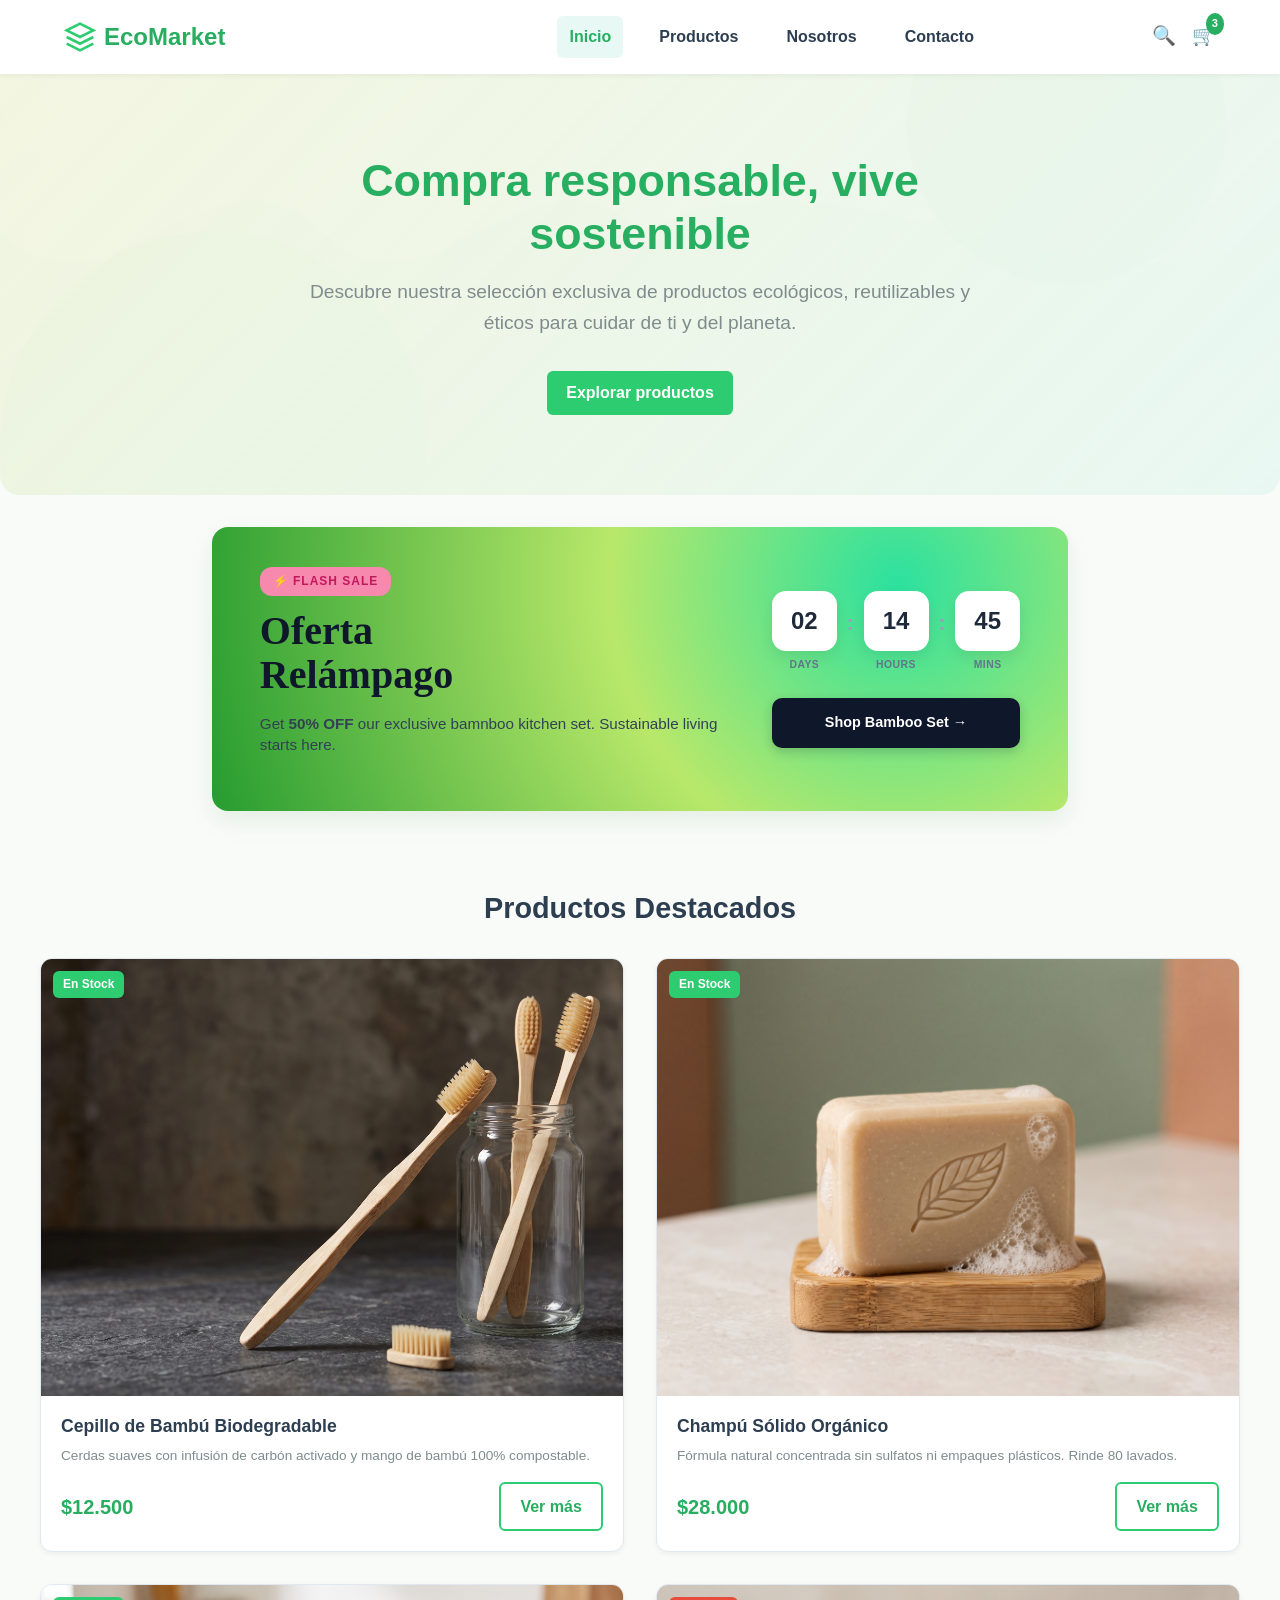
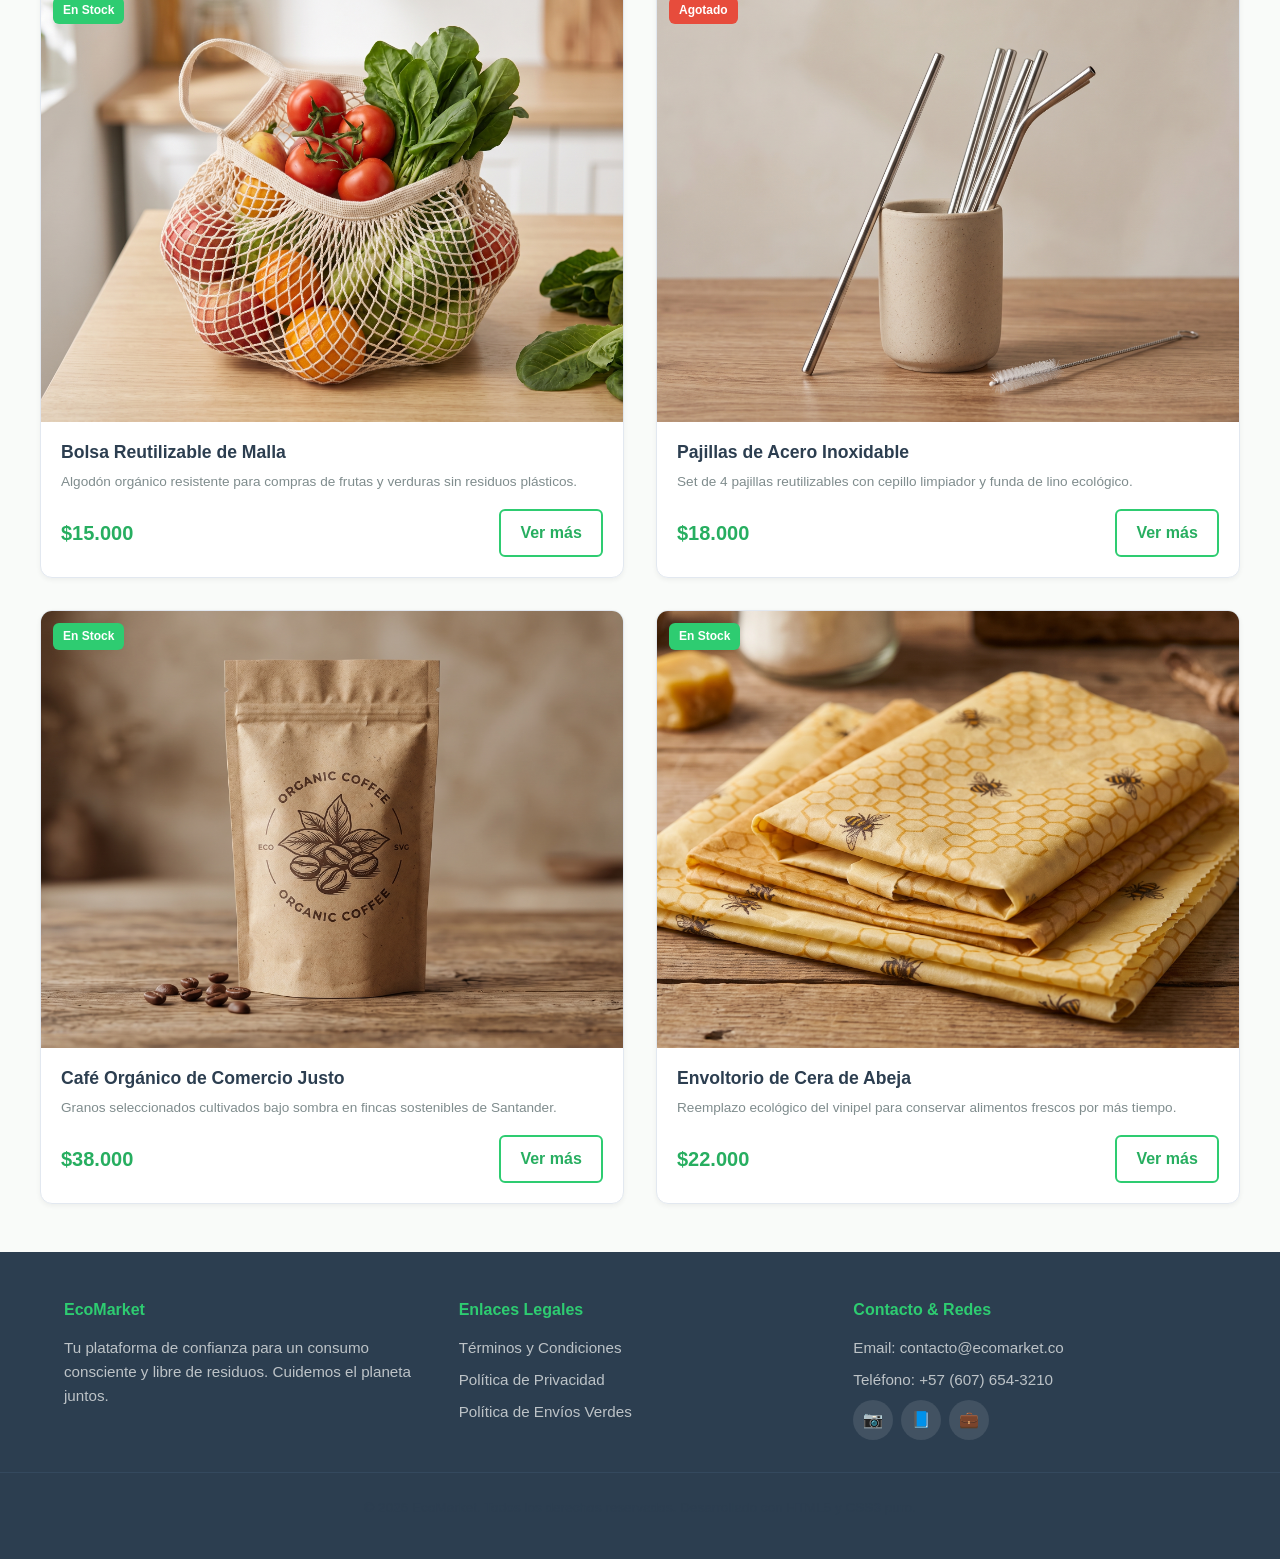
<file: index.html>
<!DOCTYPE html>
<html lang="es">
<head>
  <meta charset="UTF-8">
  <meta name="viewport" content="width=device-width, initial-scale=1.0">
  <title>EcoMarket - Tienda de Productos Ecológicos y Sostenibles</title>
  <!-- Estilos CSS Modulares -->
  <link rel="stylesheet" href="css/main.css">
  <link rel="stylesheet" href="css/layout.css">
  <link rel="stylesheet" href="css/components.css">
  <link rel="stylesheet" href="css/animations.css">
</head>
<body>

  <!-- Encabezado / Header -->
  <header class="site-header">
    <div class="header-container container">
      <a href="index.html" class="logo">
        <svg class="logo-icon" viewBox="0 0 24 24" fill="none" stroke="#2ecc71" stroke-width="2">
          <path d="M12 2L2 7l10 5 10-5-10-5zM2 17l10 5 10-5M2 12l10 5 10-5"/>
        </svg>
        <span>EcoMarket</span>
      </a>

      <div>

      </div>

      <!-- Menú Responsivo sin JS (Checkbox Hack) -->
      <input type="checkbox" id="menu-toggle" class="menu-toggle">
      <label for="menu-toggle" class="hamburger">&#9776;</label>

      <nav class="nav-menu">
        <a href="index.html" class="nav-link active">Inicio</a>
        <a href="views/productos.html" class="nav-link">Productos</a>
        <a href="views/sobre-nosotros.html" class="nav-link">Nosotros</a>
        <a href="views/contacto.html" class="nav-link">Contacto</a>
      </nav>

      <div class="header-actions">
        <a href="views/productos.html" class="action-btn" title="Buscar">🔍</a>
        <a href="views/productos.html" class="action-btn" title="Carrito">
          🛒 <span class="badge-count">3</span>
        </a>
      </div>
    </div>
  </header>


<!-- Banner Principal / Hero -->
  <section class="hero">
    <div class="hero-content animate-fade-in">
      <h1 class="hero-title">Compra responsable, vive sostenible</h1>
      <p class="hero-subtitle">Descubre nuestra selección exclusiva de productos ecológicos, reutilizables y éticos para cuidar de ti y del planeta.</p>
      <a href="views/productos.html" class="btn btn-primary">Explorar productos</a>
    </div>
  </section>



<section class="flash-sale-banner">
  <div class="flash-sale-info">
    <span class="flash-sale-badge">⚡ FLASH SALE</span>
    <h2 class="flash-sale-title">Oferta<br>Relámpago</h2>
    <p class="flash-sale-description">
      Get <strong>50% OFF</strong> our exclusive bamnboo kitchen set. Sustainable living starts here.
    </p>
  </div>

  
  <div class="flash-sale-action">
 
    <div class="timer-container">
      <div class="timer-block">
        <div class="timer-box">02</div>
        <span class="timer-label">DAYS</span>
      </div>

      <span class="timer-separator">:</span>

      <div class="timer-block">
        <div class="timer-box">14</div>
        <span class="timer-label">HOURS</span>
      </div>

      <span class="timer-separator">:</span>

      <div class="timer-block">
        <div class="timer-box">45</div>
        <span class="timer-label">MINS</span>
      </div>
    </div>

   
    <a href="#productos" class="flash-sale-btn">
      Shop Bamboo Set &rarr;
    </a>
  </div>
</section>


  <!-- Productos Destacados -->
  <main class="container section">
    <h2 style="text-align: center; margin-bottom: 2rem;">Productos Destacados</h2>
    
    <div class="products-grid grid-1">
      <!-- Tarjeta 1 -->
      <article class="product-card">
        <span class="badge-tag badge-stock">En Stock</span>
        <div class="product-img-wrap">
          <img src="img/products/p1.jpeg" center; alt="Cepillo de Bambú">
        </div>
        <div class="product-info">
          <h3 class="product-title">Cepillo de Bambú Biodegradable</h3>
          <p class="product-desc">Cerdas suaves con infusión de carbón activado y mango de bambú 100% compostable.</p>
          <div class="product-footer">
            <span class="product-price">$12.500</span>
            <a href="views/productos.html" class="btn btn-outline">Ver más</a>
          </div>
        </div>
      </article>

      <!-- Tarjeta 2 -->
      <article class="product-card">
        <span class="badge-tag badge-stock">En Stock</span>
        <div class="product-img-wrap">
          <img src="img/products/p3.jpeg" alt="Champú Sólido">
        </div>
        <div class="product-info">
          <h3 class="product-title">Champú Sólido Orgánico</h3>
          <p class="product-desc">Fórmula natural concentrada sin sulfatos ni empaques plásticos. Rinde 80 lavados.</p>
          <div class="product-footer">
            <span class="product-price">$28.000</span>
            <a href="views/productos.html" class="btn btn-outline">Ver más</a>
          </div>
        </div>
      </article>

      <!-- Tarjeta 3 -->
      <article class="product-card">
        <span class="badge-tag badge-stock">En Stock</span>
        <div class="product-img-wrap">
          <img src="img/products/p2.jpeg" alt="Bolsa de Malla">
        </div>
        <div class="product-info">
          <h3 class="product-title">Bolsa Reutilizable de Malla</h3>
          <p class="product-desc">Algodón orgánico resistente para compras de frutas y verduras sin residuos plásticos.</p>
          <div class="product-footer">
            <span class="product-price">$15.000</span>
            <a href="views/productos.html" class="btn btn-outline">Ver más</a>
          </div>
        </div>
      </article>

      <!-- Tarjeta 4 -->
      <article class="product-card">
        <span class="badge-tag badge-out">Agotado</span>
        <div class="product-img-wrap">
          <img src="img/products/p6.jpeg" alt="Pajillas de Acero">
        </div>
        <div class="product-info">
          <h3 class="product-title">Pajillas de Acero Inoxidable</h3>
          <p class="product-desc">Set de 4 pajillas reutilizables con cepillo limpiador y funda de lino ecológico.</p>
          <div class="product-footer">
            <span class="product-price">$18.000</span>
            <a href="views/productos.html" class="btn btn-outline">Ver más</a>
          </div>
        </div>
      </article>

      <!-- Tarjeta 5 -->
      <article class="product-card">
        <span class="badge-tag badge-stock">En Stock</span>
        <div class="product-img-wrap">
          <img src="img/products/p9.jpeg" alt="Café Ecológico">
        </div>
        <div class="product-info">
          <h3 class="product-title">Café Orgánico de Comercio Justo</h3>
          <p class="product-desc">Granos seleccionados cultivados bajo sombra en fincas sostenibles de Santander.</p>
          <div class="product-footer">
            <span class="product-price">$38.000</span>
            <a href="views/productos.html" class="btn btn-outline">Ver más</a>
          </div>
        </div>
      </article>

      <!-- Tarjeta 6 -->
      <article class="product-card">
        <span class="badge-tag badge-stock">En Stock</span>
        <div class="product-img-wrap">
          <img src="img/products/p14.jpeg" alt="Envoltorio Cera">
        </div>
        <div class="product-info">
          <h3 class="product-title">Envoltorio de Cera de Abeja</h3>
          <p class="product-desc">Reemplazo ecológico del vinipel para conservar alimentos frescos por más tiempo.</p>
          <div class="product-footer">
            <span class="product-price">$22.000</span>
            <a href="views/productos.html" class="btn btn-outline">Ver más</a>
          </div>
        </div>
      </article>
    </div>
  </main>

  <!-- Pie de Página / Footer -->
  <footer class="site-footer">
    <div class="container footer-grid">
      <div class="footer-col">
        <h4>EcoMarket</h4>
        <p>Tu plataforma de confianza para un consumo consciente y libre de residuos. Cuidemos el planeta juntos.</p>
      </div>
      <div class="footer-col">
        <h4>Enlaces Legales</h4>
        <ul>
          <li><a href="#">Términos y Condiciones</a></li>
          <li><a href="#">Política de Privacidad</a></li>
          <li><a href="#">Política de Envíos Verdes</a></li>
        </ul>
      </div>
      <div class="footer-col">
        <h4>Contacto & Redes</h4>
        <p>Email: contacto@ecomarket.co</p>
        <p>Teléfono: +57 (607) 654-3210</p>
        <div style="display: flex; gap: 0.5rem; margin-top: 0.5rem;">
          <a href="#" class="social-icon" title="Instagram">📷</a>
          <a href="#" class="social-icon" title="Facebook">📘</a>
          <a href="#" class="social-icon" title="LinkedIn">💼</a>
        </div>
      </div>
    </div>
    <div class="footer-bottom">
      <p>&copy; 2026 EcoMarket. Todos los derechos reservados. Desarrollado con HTML5 y CSS3 puro.</p>
    </div>
  </footer>

</body>
</html>
</file>
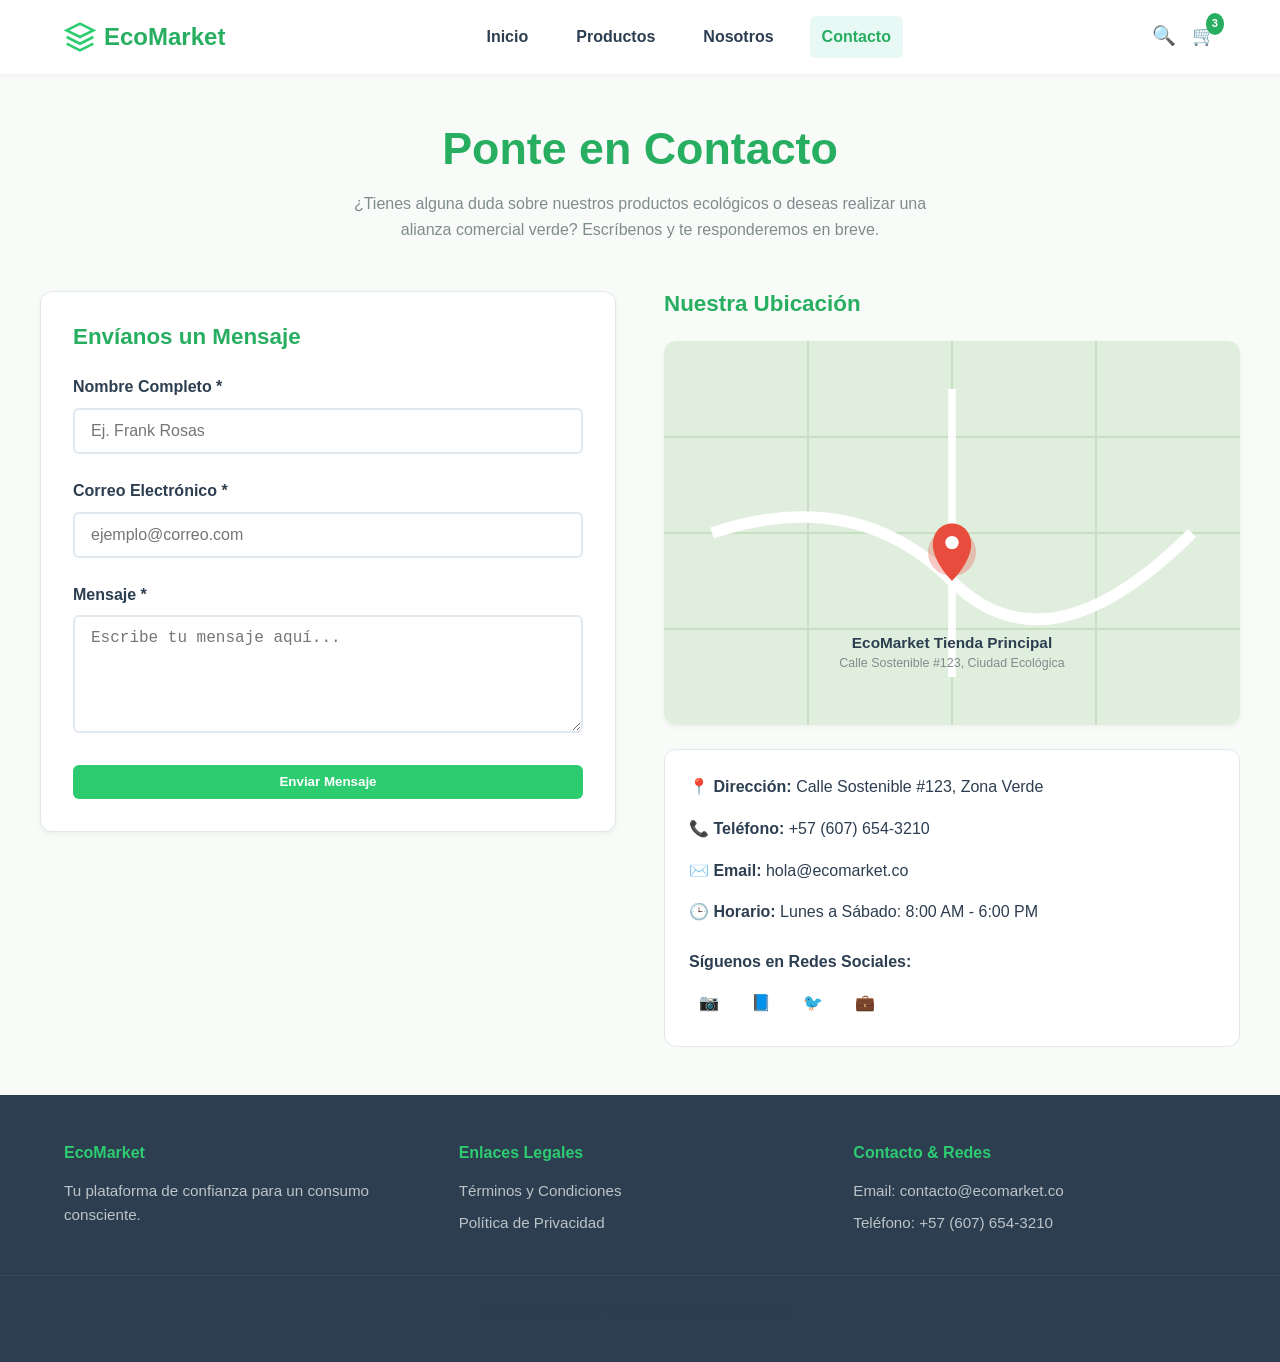
<file: views/contacto.html>
<!DOCTYPE html>
<html lang="es">
<head>
  <meta charset="UTF-8">
  <meta name="viewport" content="width=device-width, initial-scale=1.0">
  <title>Contacto - EcoMarket</title>
  <link rel="stylesheet" href="../css/main.css">
  <link rel="stylesheet" href="../css/layout.css">
  <link rel="stylesheet" href="../css/components.css">
  <link rel="stylesheet" href="../css/animations.css">
</head>
<body>

  <!-- Encabezado / Header -->
  <header class="site-header">
    <div class="header-container container">
      <a href="../index.html" class="logo">
        <svg class="logo-icon" viewBox="0 0 24 24" fill="none" stroke="#2ecc71" stroke-width="2">
          <path d="M12 2L2 7l10 5 10-5-10-5zM2 17l10 5 10-5M2 12l10 5 10-5"/>
        </svg>
        <span>EcoMarket</span>
      </a>

      <input type="checkbox" id="menu-toggle" class="menu-toggle">
      <label for="menu-toggle" class="hamburger">&#9776;</label>

      <nav class="nav-menu">
        <a href="../index.html" class="nav-link">Inicio</a>
        <a href="productos.html" class="nav-link">Productos</a>
        <a href="sobre-nosotros.html" class="nav-link">Nosotros</a>
        <a href="contacto.html" class="nav-link active">Contacto</a>
      </nav>

      <div class="header-actions">
        <a href="productos.html" class="action-btn" title="Buscar">🔍</a>
        <a href="productos.html" class="action-btn" title="Carrito">
          🛒 <span class="badge-count">3</span>
        </a>
      </div>
    </div>
  </header>

  <!-- Contenido Principal -->
  <main class="container section">
    <h1 style="text-align: center; margin-bottom: 1rem; color: var(--primary-dark);">Ponte en Contacto</h1>
    <p style="text-align: center; max-width: 600px; margin: 0 auto 3rem auto; color: var(--text-muted);">
      ¿Tienes alguna duda sobre nuestros productos ecológicos o deseas realizar una alianza comercial verde? Escríbenos y te responderemos en breve.
    </p>

    <div style="display: grid; grid-template-columns: repeat(auto-fit, minmax(320px, 1fr)); gap: 3rem; align-items: start;">
      
      <!-- Formulario Inteligente (Validación CSS :valid / :invalid) -->
      <form class="contact-form" action="#" method="get" style="background: var(--white); padding: 2rem; border-radius: var(--radius-md); box-shadow: var(--shadow-sm); border: 1px solid var(--border-color);">
        <h3 style="margin-bottom: 1.5rem; color: var(--primary-dark);">Envíanos un Mensaje</h3>
        
        <div class="form-group">
          <label for="nombre" class="form-label">Nombre Completo *</label>
          <input type="text" id="nombre" name="nombre" class="form-input" placeholder="Ej. Frank Rosas" required>
        </div>

        <div class="form-group">
          <label for="email" class="form-label">Correo Electrónico *</label>
          <input type="email" id="email" name="email" class="form-input" placeholder="ejemplo@correo.com" required>
        </div>

        <div class="form-group">
          <label for="mensaje" class="form-label">Mensaje *</label>
          <textarea id="mensaje" name="mensaje" class="form-textarea" rows="5" placeholder="Escribe tu mensaje aquí..." required></textarea>
        </div>

        <button type="submit" class="btn btn-primary" style="width: 100%;">Enviar Mensaje</button>
      </form>

      <!-- Información y Mapa de Ubicación -->
      <div>
        <h3 style="margin-bottom: 1.5rem; color: var(--primary-dark);">Nuestra Ubicación</h3>
        
        <div style="margin-bottom: 1.5rem; overflow: hidden; border-radius: var(--radius-md); box-shadow: var(--shadow-sm);">
          <img src="../img/icons/map.svg" alt="Mapa de Ubicación EcoMarket" style="width: 100%; display: block;">
        </div>

        <div style="background: var(--white); padding: 1.5rem; border-radius: var(--radius-md); border: 1px solid var(--border-color);">
          <p><strong>📍 Dirección:</strong> Calle Sostenible #123, Zona Verde</p>
          <p><strong>📞 Teléfono:</strong> +57 (607) 654-3210</p>
          <p><strong>✉️ Email:</strong> hola@ecomarket.co</p>
          <p><strong>🕒 Horario:</strong> Lunes a Sábado: 8:00 AM - 6:00 PM</p>
          
          <div style="margin-top: 1.5rem;">
            <strong style="display: block; margin-bottom: 0.5rem;">Síguenos en Redes Sociales:</strong>
            <div style="display: flex; gap: 0.75rem;">
              <a href="#" class="social-icon" title="Instagram">📷</a>
              <a href="#" class="social-icon" title="Facebook">📘</a>
              <a href="#" class="social-icon" title="Twitter">🐦</a>
              <a href="#" class="social-icon" title="LinkedIn">💼</a>
            </div>
          </div>
        </div>
      </div>

    </div>
  </main>

  <!-- Footer -->
  <footer class="site-footer">
    <div class="container footer-grid">
      <div class="footer-col">
        <h4>EcoMarket</h4>
        <p>Tu plataforma de confianza para un consumo consciente.</p>
      </div>
      <div class="footer-col">
        <h4>Enlaces Legales</h4>
        <ul>
          <li><a href="#">Términos y Condiciones</a></li>
          <li><a href="#">Política de Privacidad</a></li>
        </ul>
      </div>
      <div class="footer-col">
        <h4>Contacto & Redes</h4>
        <p>Email: contacto@ecomarket.co</p>
        <p>Teléfono: +57 (607) 654-3210</p>
      </div>
    </div>
    <div class="footer-bottom">
      <p>&copy; 2026 EcoMarket. Todos los derechos reservados.</p>
    </div>
  </footer>

</body>
</html>
</file>
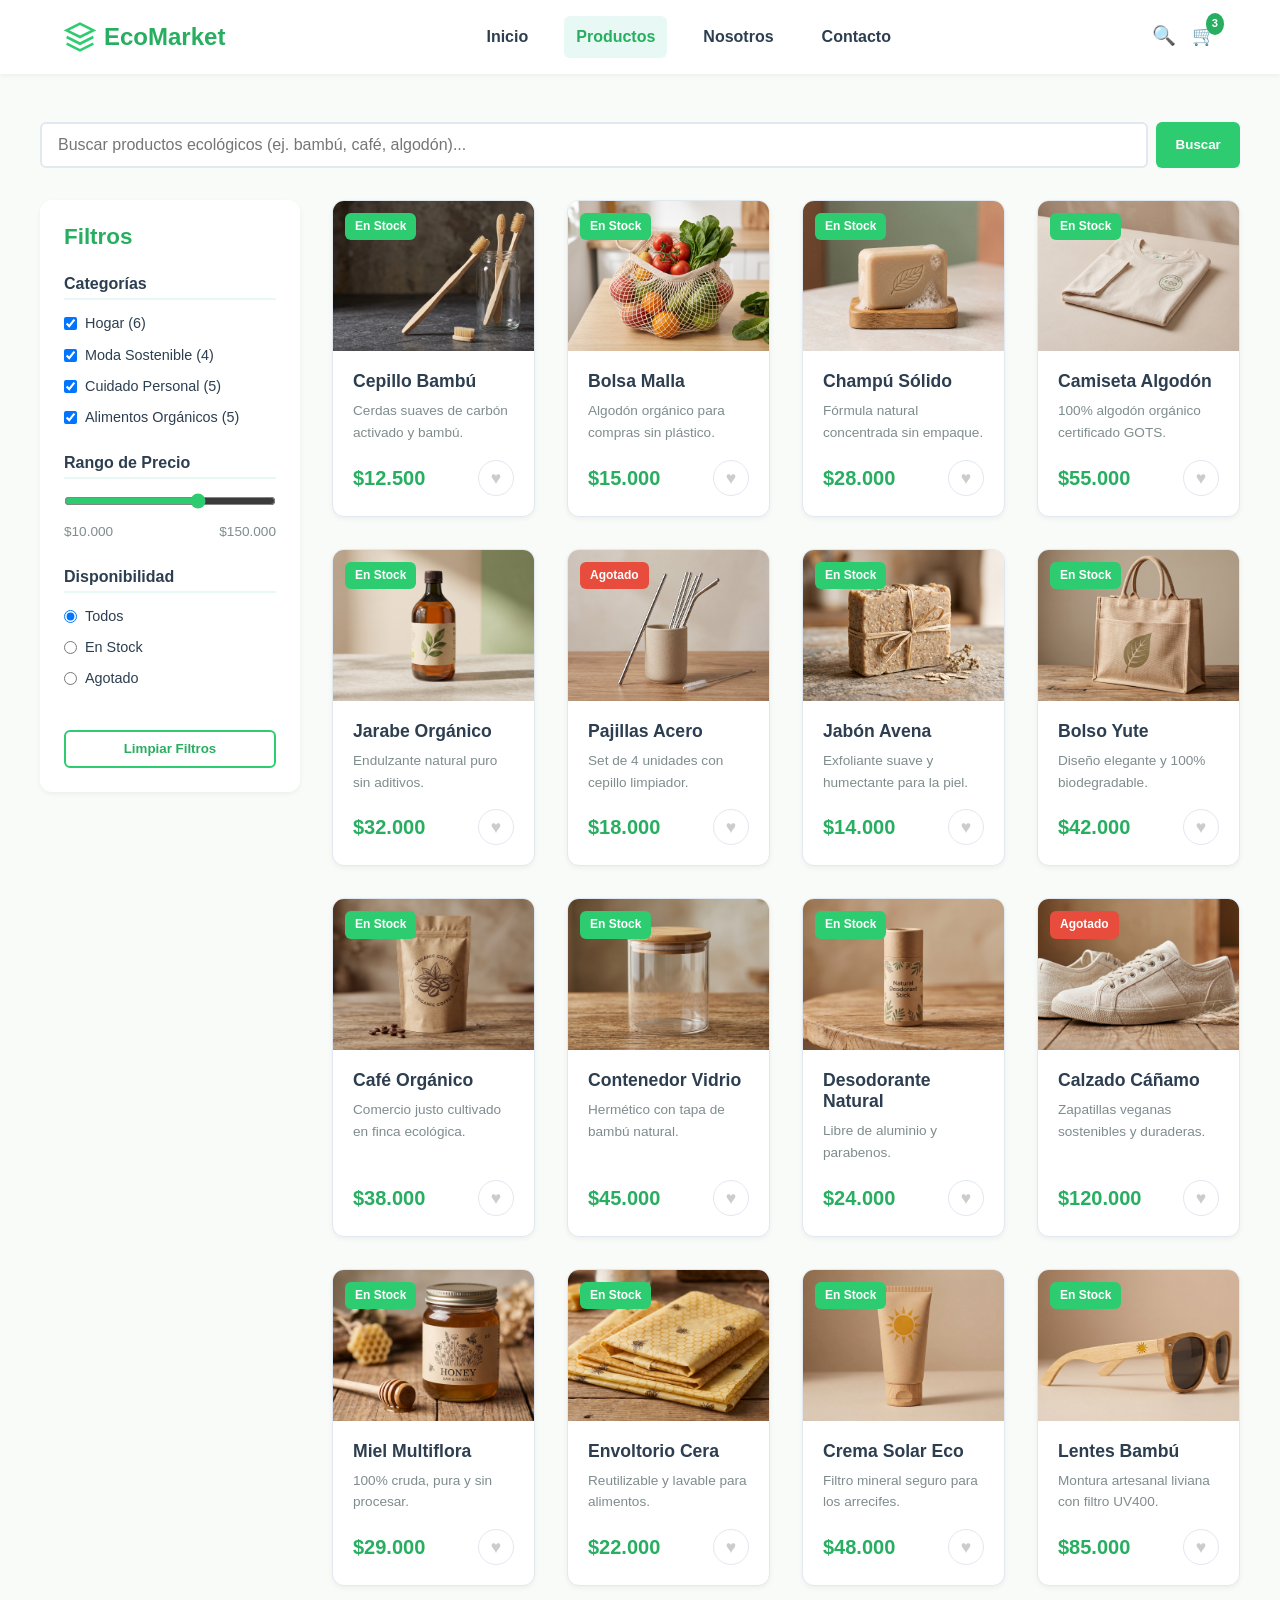
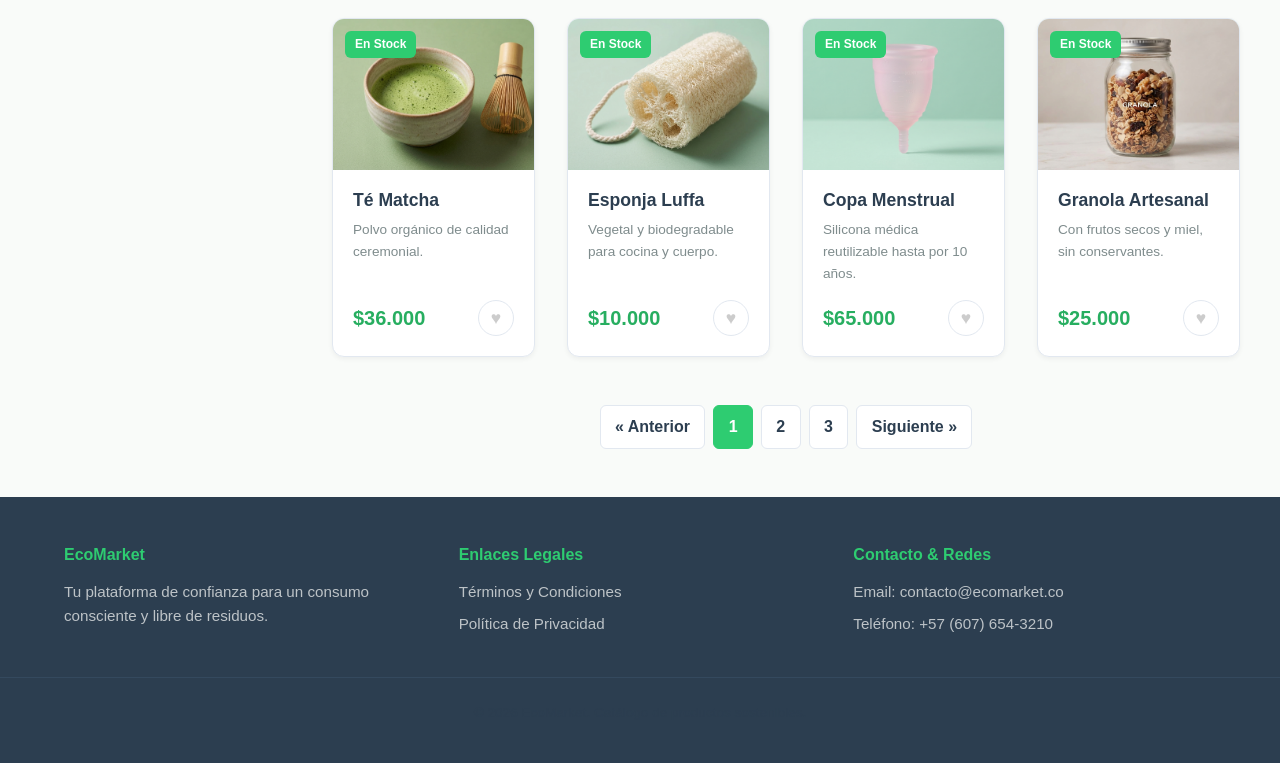
<file: views/productos.html>
<!DOCTYPE html>
<html lang="es">
<head>
  <meta charset="UTF-8">
  <meta name="viewport" content="width=device-width, initial-scale=1.0">
  <title>Catálogo de Productos - EcoMarket</title>
  <link rel="stylesheet" href="../css/main.css">
  <link rel="stylesheet" href="../css/layout.css">
  <link rel="stylesheet" href="../css/components.css">
  <link rel="stylesheet" href="../css/animations.css">
</head>
<body>

  <!-- Encabezado / Header -->
  <header class="site-header">
    <div class="header-container container">
      <a href="../index.html" class="logo">
        <svg class="logo-icon" viewBox="0 0 24 24" fill="none" stroke="#2ecc71" stroke-width="2">
          <path d="M12 2L2 7l10 5 10-5-10-5zM2 17l10 5 10-5M2 12l10 5 10-5"/>
        </svg>
        <span>EcoMarket</span>
      </a>

      <input type="checkbox" id="menu-toggle" class="menu-toggle">
      <label for="menu-toggle" class="hamburger">&#9776;</label>

      <nav class="nav-menu">
        <a href="../index.html" class="nav-link">Inicio</a>
        <a href="productos.html" class="nav-link active">Productos</a>
        <a href="sobre-nosotros.html" class="nav-link">Nosotros</a>
        <a href="contacto.html" class="nav-link">Contacto</a>
      </nav>

      <div class="header-actions">
        <a href="productos.html" class="action-btn" title="Buscar">🔍</a>
        <a href="productos.html" class="action-btn" title="Carrito">
          🛒 <span class="badge-count">3</span>
        </a>
      </div>
    </div>
  </header>

  <!-- Contenido Principal Catálogo -->
  <main class="container section">
    
    <!-- Barra Superior de Búsqueda -->
    <div class="search-bar">
      <input type="text" class="search-input" placeholder="Buscar productos ecológicos (ej. bambú, café, algodón)...">
      <button class="btn btn-primary">Buscar</button>
    </div>

    <div class="catalog-layout">
      <!-- Sidebar de Filtros (Sticky) -->
      <aside class="sticky-sidebar">
        <h3 style="margin-bottom: 1.5rem; color: var(--primary-dark);">Filtros</h3>

        <!-- Categorías -->
        <div class="filter-group">
          <h4 class="filter-title">Categorías</h4>
          <ul class="filter-list">
            <li><label class="filter-label"><input type="checkbox" checked> Hogar (6)</label></li>
            <li><label class="filter-label"><input type="checkbox" checked> Moda Sostenible (4)</label></li>
            <li><label class="filter-label"><input type="checkbox" checked> Cuidado Personal (5)</label></li>
            <li><label class="filter-label"><input type="checkbox" checked> Alimentos Orgánicos (5)</label></li>
          </ul>
        </div>

        <!-- Rango de Precios -->
        <div class="filter-group">
          <h4 class="filter-title">Rango de Precio</h4>
          <input type="range" class="range-slider" min="10000" max="150000" step="5000" value="100000">
          <div style="display: flex; justify-content: space-between; font-size: 0.85rem; color: var(--text-muted); margin-top: 0.3rem;">
            <span>$10.000</span>
            <span>$150.000</span>
          </div>
        </div>

        <!-- Disponibilidad -->
        <div class="filter-group">
          <h4 class="filter-title">Disponibilidad</h4>
          <ul class="filter-list">
            <li><label class="filter-label"><input type="radio" name="stock" checked> Todos</label></li>
            <li><label class="filter-label"><input type="radio" name="stock"> En Stock</label></li>
            <li><label class="filter-label"><input type="radio" name="stock"> Agotado</label></li>
          </ul>
        </div>

        <button class="btn btn-outline" style="width: 100%; margin-top: 1rem;">Limpiar Filtros</button>
      </aside>

      <!-- Grid de 20 Productos (4 col Desktop -> 2 Tablet -> 1 Móvil) -->
      <section>
        <div class="products-grid grid-4">
          
          <!-- Producto 1 -->
          <article class="product-card">
            <span class="badge-tag badge-stock">En Stock</span>
            <div class="product-img-wrap">
              <img src="../img/products/p1.jpeg" alt="Cepillo Bambú">
            </div>
            <div class="product-info">
              <h3 class="product-title">Cepillo Bambú</h3>
              <p class="product-desc">Cerdas suaves de carbón activado y bambú.</p>
              <div class="product-footer">
                <span class="product-price">$12.500</span>
                <input type="checkbox" id="fav-1" class="fav-checkbox">
                <label for="fav-1" class="btn-fav" title="Favorito">♥</label>
              </div>
            </div>
          </article>

          <!-- Producto 2 -->
          <article class="product-card">
            <span class="badge-tag badge-stock">En Stock</span>
            <div class="product-img-wrap">
              <img src="../img/products/p2.jpeg" alt="Bolsa Malla">
            </div>
            <div class="product-info">
              <h3 class="product-title">Bolsa Malla</h3>
              <p class="product-desc">Algodón orgánico para compras sin plástico.</p>
              <div class="product-footer">
                <span class="product-price">$15.000</span>
                <input type="checkbox" id="fav-2" class="fav-checkbox">
                <label for="fav-2" class="btn-fav" title="Favorito">♥</label>
              </div>
            </div>
          </article>

          <!-- Producto 3 -->
          <article class="product-card">
            <span class="badge-tag badge-stock">En Stock</span>
            <div class="product-img-wrap">
              <img src="../img/products/p3.jpeg" alt="Champú Sólido">
            </div>
            <div class="product-info">
              <h3 class="product-title">Champú Sólido</h3>
              <p class="product-desc">Fórmula natural concentrada sin empaque.</p>
              <div class="product-footer">
                <span class="product-price">$28.000</span>
                <input type="checkbox" id="fav-3" class="fav-checkbox">
                <label for="fav-3" class="btn-fav" title="Favorito">♥</label>
              </div>
            </div>
          </article>

          <!-- Producto 4 -->
          <article class="product-card">
            <span class="badge-tag badge-stock">En Stock</span>
            <div class="product-img-wrap">
              <img src="../img/products/p4.jpeg" alt="Camiseta Algodón">
            </div>
            <div class="product-info">
              <h3 class="product-title">Camiseta Algodón</h3>
              <p class="product-desc">100% algodón orgánico certificado GOTS.</p>
              <div class="product-footer">
                <span class="product-price">$55.000</span>
                <input type="checkbox" id="fav-4" class="fav-checkbox">
                <label for="fav-4" class="btn-fav" title="Favorito">♥</label>
              </div>
            </div>
          </article>

          <!-- Producto 5 -->
          <article class="product-card">
            <span class="badge-tag badge-stock">En Stock</span>
            <div class="product-img-wrap">
              <img src="../img/products/p5.jpeg" alt="Jarabe Orgánico">
            </div>
            <div class="product-info">
              <h3 class="product-title">Jarabe Orgánico</h3>
              <p class="product-desc">Endulzante natural puro sin aditivos.</p>
              <div class="product-footer">
                <span class="product-price">$32.000</span>
                <input type="checkbox" id="fav-5" class="fav-checkbox">
                <label for="fav-5" class="btn-fav" title="Favorito">♥</label>
              </div>
            </div>
          </article>

          <!-- Producto 6 -->
          <article class="product-card">
            <span class="badge-tag badge-out">Agotado</span>
            <div class="product-img-wrap">
              <img src="../img/products/p6.jpeg" alt="Pajillas Acero">
            </div>
            <div class="product-info">
              <h3 class="product-title">Pajillas Acero</h3>
              <p class="product-desc">Set de 4 unidades con cepillo limpiador.</p>
              <div class="product-footer">
                <span class="product-price">$18.000</span>
                <input type="checkbox" id="fav-6" class="fav-checkbox">
                <label for="fav-6" class="btn-fav" title="Favorito">♥</label>
              </div>
            </div>
          </article>

          <!-- Producto 7 -->
          <article class="product-card">
            <span class="badge-tag badge-stock">En Stock</span>
            <div class="product-img-wrap">
              <img src="../img/products/p7.jpeg" alt="Jabón Avena">
            </div>
            <div class="product-info">
              <h3 class="product-title">Jabón Avena</h3>
              <p class="product-desc">Exfoliante suave y humectante para la piel.</p>
              <div class="product-footer">
                <span class="product-price">$14.000</span>
                <input type="checkbox" id="fav-7" class="fav-checkbox">
                <label for="fav-7" class="btn-fav" title="Favorito">♥</label>
              </div>
            </div>
          </article>

          <!-- Producto 8 -->
          <article class="product-card">
            <span class="badge-tag badge-stock">En Stock</span>
            <div class="product-img-wrap">
              <img src="../img/products/p8.jpeg" alt="Bolso Yute">
            </div>
            <div class="product-info">
              <h3 class="product-title">Bolso Yute</h3>
              <p class="product-desc">Diseño elegante y 100% biodegradable.</p>
              <div class="product-footer">
                <span class="product-price">$42.000</span>
                <input type="checkbox" id="fav-8" class="fav-checkbox">
                <label for="fav-8" class="btn-fav" title="Favorito">♥</label>
              </div>
            </div>
          </article>

          <!-- Producto 9 -->
          <article class="product-card">
            <span class="badge-tag badge-stock">En Stock</span>
            <div class="product-img-wrap">
              <img src="../img/products/p9.jpeg" alt="Café Orgánico">
            </div>
            <div class="product-info">
              <h3 class="product-title">Café Orgánico</h3>
              <p class="product-desc">Comercio justo cultivado en finca ecológica.</p>
              <div class="product-footer">
                <span class="product-price">$38.000</span>
                <input type="checkbox" id="fav-9" class="fav-checkbox">
                <label for="fav-9" class="btn-fav" title="Favorito">♥</label>
              </div>
            </div>
          </article>

          <!-- Producto 10 -->
          <article class="product-card">
            <span class="badge-tag badge-stock">En Stock</span>
            <div class="product-img-wrap">
              <img src="../img/products/p10.jpeg" alt="Contenedor Vidrio">
            </div>
            <div class="product-info">
              <h3 class="product-title">Contenedor Vidrio</h3>
              <p class="product-desc">Hermético con tapa de bambú natural.</p>
              <div class="product-footer">
                <span class="product-price">$45.000</span>
                <input type="checkbox" id="fav-10" class="fav-checkbox">
                <label for="fav-10" class="btn-fav" title="Favorito">♥</label>
              </div>
            </div>
          </article>

          <!-- Producto 11 -->
          <article class="product-card">
            <span class="badge-tag badge-stock">En Stock</span>
            <div class="product-img-wrap">
              <img src="../img/products/p11.jpeg" alt="Desodorante Natural">
            </div>
            <div class="product-info">
              <h3 class="product-title">Desodorante Natural</h3>
              <p class="product-desc">Libre de aluminio y parabenos.</p>
              <div class="product-footer">
                <span class="product-price">$24.000</span>
                <input type="checkbox" id="fav-11" class="fav-checkbox">
                <label for="fav-11" class="btn-fav" title="Favorito">♥</label>
              </div>
            </div>
          </article>

          <!-- Producto 12 -->
          <article class="product-card">
            <span class="badge-tag badge-out">Agotado</span>
            <div class="product-img-wrap">
              <img src="../img/products/p12.jpeg" alt="Calzado Cáñamo">
            </div>
            <div class="product-info">
              <h3 class="product-title">Calzado Cáñamo</h3>
              <p class="product-desc">Zapatillas veganas sostenibles y duraderas.</p>
              <div class="product-footer">
                <span class="product-price">$120.000</span>
                <input type="checkbox" id="fav-12" class="fav-checkbox">
                <label for="fav-12" class="btn-fav" title="Favorito">♥</label>
              </div>
            </div>
          </article>

          <!-- Producto 13 -->
          <article class="product-card">
            <span class="badge-tag badge-stock">En Stock</span>
            <div class="product-img-wrap">
              <img src="../img/products/p13.jpeg" alt="Miel Multiflora">
            </div>
            <div class="product-info">
              <h3 class="product-title">Miel Multiflora</h3>
              <p class="product-desc">100% cruda, pura y sin procesar.</p>
              <div class="product-footer">
                <span class="product-price">$29.000</span>
                <input type="checkbox" id="fav-13" class="fav-checkbox">
                <label for="fav-13" class="btn-fav" title="Favorito">♥</label>
              </div>
            </div>
          </article>

          <!-- Producto 14 -->
          <article class="product-card">
            <span class="badge-tag badge-stock">En Stock</span>
            <div class="product-img-wrap">
              <img src="../img/products/p14.jpeg" alt="Envoltorio Cera">
            </div>
            <div class="product-info">
              <h3 class="product-title">Envoltorio Cera</h3>
              <p class="product-desc">Reutilizable y lavable para alimentos.</p>
              <div class="product-footer">
                <span class="product-price">$22.000</span>
                <input type="checkbox" id="fav-14" class="fav-checkbox">
                <label for="fav-14" class="btn-fav" title="Favorito">♥</label>
              </div>
            </div>
          </article>

          <!-- Producto 15 -->
          <article class="product-card">
            <span class="badge-tag badge-stock">En Stock</span>
            <div class="product-img-wrap">
              <img src="../img/products/p15.jpeg" alt="Crema Solar Eco">
            </div>
            <div class="product-info">
              <h3 class="product-title">Crema Solar Eco</h3>
              <p class="product-desc">Filtro mineral seguro para los arrecifes.</p>
              <div class="product-footer">
                <span class="product-price">$48.000</span>
                <input type="checkbox" id="fav-15" class="fav-checkbox">
                <label for="fav-15" class="btn-fav" title="Favorito">♥</label>
              </div>
            </div>
          </article>

          <!-- Producto 16 -->
          <article class="product-card">
            <span class="badge-tag badge-stock">En Stock</span>
            <div class="product-img-wrap">
              <img src="../img/products/p16.jpeg" alt="Lentes Bambú">
            </div>
            <div class="product-info">
              <h3 class="product-title">Lentes Bambú</h3>
              <p class="product-desc">Montura artesanal liviana con filtro UV400.</p>
              <div class="product-footer">
                <span class="product-price">$85.000</span>
                <input type="checkbox" id="fav-16" class="fav-checkbox">
                <label for="fav-16" class="btn-fav" title="Favorito">♥</label>
              </div>
            </div>
          </article>

          <!-- Producto 17 -->
          <article class="product-card">
            <span class="badge-tag badge-stock">En Stock</span>
            <div class="product-img-wrap">
              <img src="../img/products/p17.jpeg" alt="Té Verde Matcha">
            </div>
            <div class="product-info">
              <h3 class="product-title">Té Matcha</h3>
              <p class="product-desc">Polvo orgánico de calidad ceremonial.</p>
              <div class="product-footer">
                <span class="product-price">$36.000</span>
                <input type="checkbox" id="fav-17" class="fav-checkbox">
                <label for="fav-17" class="btn-fav" title="Favorito">♥</label>
              </div>
            </div>
          </article>

          <!-- Producto 18 -->
          <article class="product-card">
            <span class="badge-tag badge-stock">En Stock</span>
            <div class="product-img-wrap">
              <img src="../img/products/p18.jpeg" alt="Esponja Luffa">
            </div>
            <div class="product-info">
              <h3 class="product-title">Esponja Luffa</h3>
              <p class="product-desc">Vegetal y biodegradable para cocina y cuerpo.</p>
              <div class="product-footer">
                <span class="product-price">$10.000</span>
                <input type="checkbox" id="fav-18" class="fav-checkbox">
                <label for="fav-18" class="btn-fav" title="Favorito">♥</label>
              </div>
            </div>
          </article>

          <!-- Producto 19 -->
          <article class="product-card">
            <span class="badge-tag badge-stock">En Stock</span>
            <div class="product-img-wrap">
              <img src="../img/products/p19.jpeg" alt="Copa Menstrual">
            </div>
            <div class="product-info">
              <h3 class="product-title">Copa Menstrual</h3>
              <p class="product-desc">Silicona médica reutilizable hasta por 10 años.</p>
              <div class="product-footer">
                <span class="product-price">$65.000</span>
                <input type="checkbox" id="fav-19" class="fav-checkbox">
                <label for="fav-19" class="btn-fav" title="Favorito">♥</label>
              </div>
            </div>
          </article>

          <!-- Producto 20 -->
          <article class="product-card">
            <span class="badge-tag badge-stock">En Stock</span>
            <div class="product-img-wrap">
              <img src="../img/products/p20.jpeg" alt="Granola Artesanal">
            </div>
            <div class="product-info">
              <h3 class="product-title">Granola Artesanal</h3>
              <p class="product-desc">Con frutos secos y miel, sin conservantes.</p>
              <div class="product-footer">
                <span class="product-price">$25.000</span>
                <input type="checkbox" id="fav-20" class="fav-checkbox">
                <label for="fav-20" class="btn-fav" title="Favorito">♥</label>
              </div>
            </div>
          </article>

        </div>

        <!-- Paginación Visual -->
        <div class="pagination">
          <a href="#" class="page-item">&laquo; Anterior</a>
          <a href="#" class="page-item active">1</a>
          <a href="#" class="page-item">2</a>
          <a href="#" class="page-item">3</a>
          <a href="#" class="page-item">Siguiente &raquo;</a>
        </div>
      </section>
    </div>

  </main>

  <!-- Footer -->
  <footer class="site-footer">
    <div class="container footer-grid">
      <div class="footer-col">
        <h4>EcoMarket</h4>
        <p>Tu plataforma de confianza para un consumo consciente y libre de residuos.</p>
      </div>
      <div class="footer-col">
        <h4>Enlaces Legales</h4>
        <ul>
          <li><a href="#">Términos y Condiciones</a></li>
          <li><a href="#">Política de Privacidad</a></li>
        </ul>
      </div>
      <div class="footer-col">
        <h4>Contacto & Redes</h4>
        <p>Email: contacto@ecomarket.co</p>
        <p>Teléfono: +57 (607) 654-3210</p>
      </div>
    </div>
    <div class="footer-bottom">
      <p>&copy; 2026 EcoMarket. Catálogo de productos sostenibles.</p>
    </div>
  </footer>

</body>
</html>
</file>
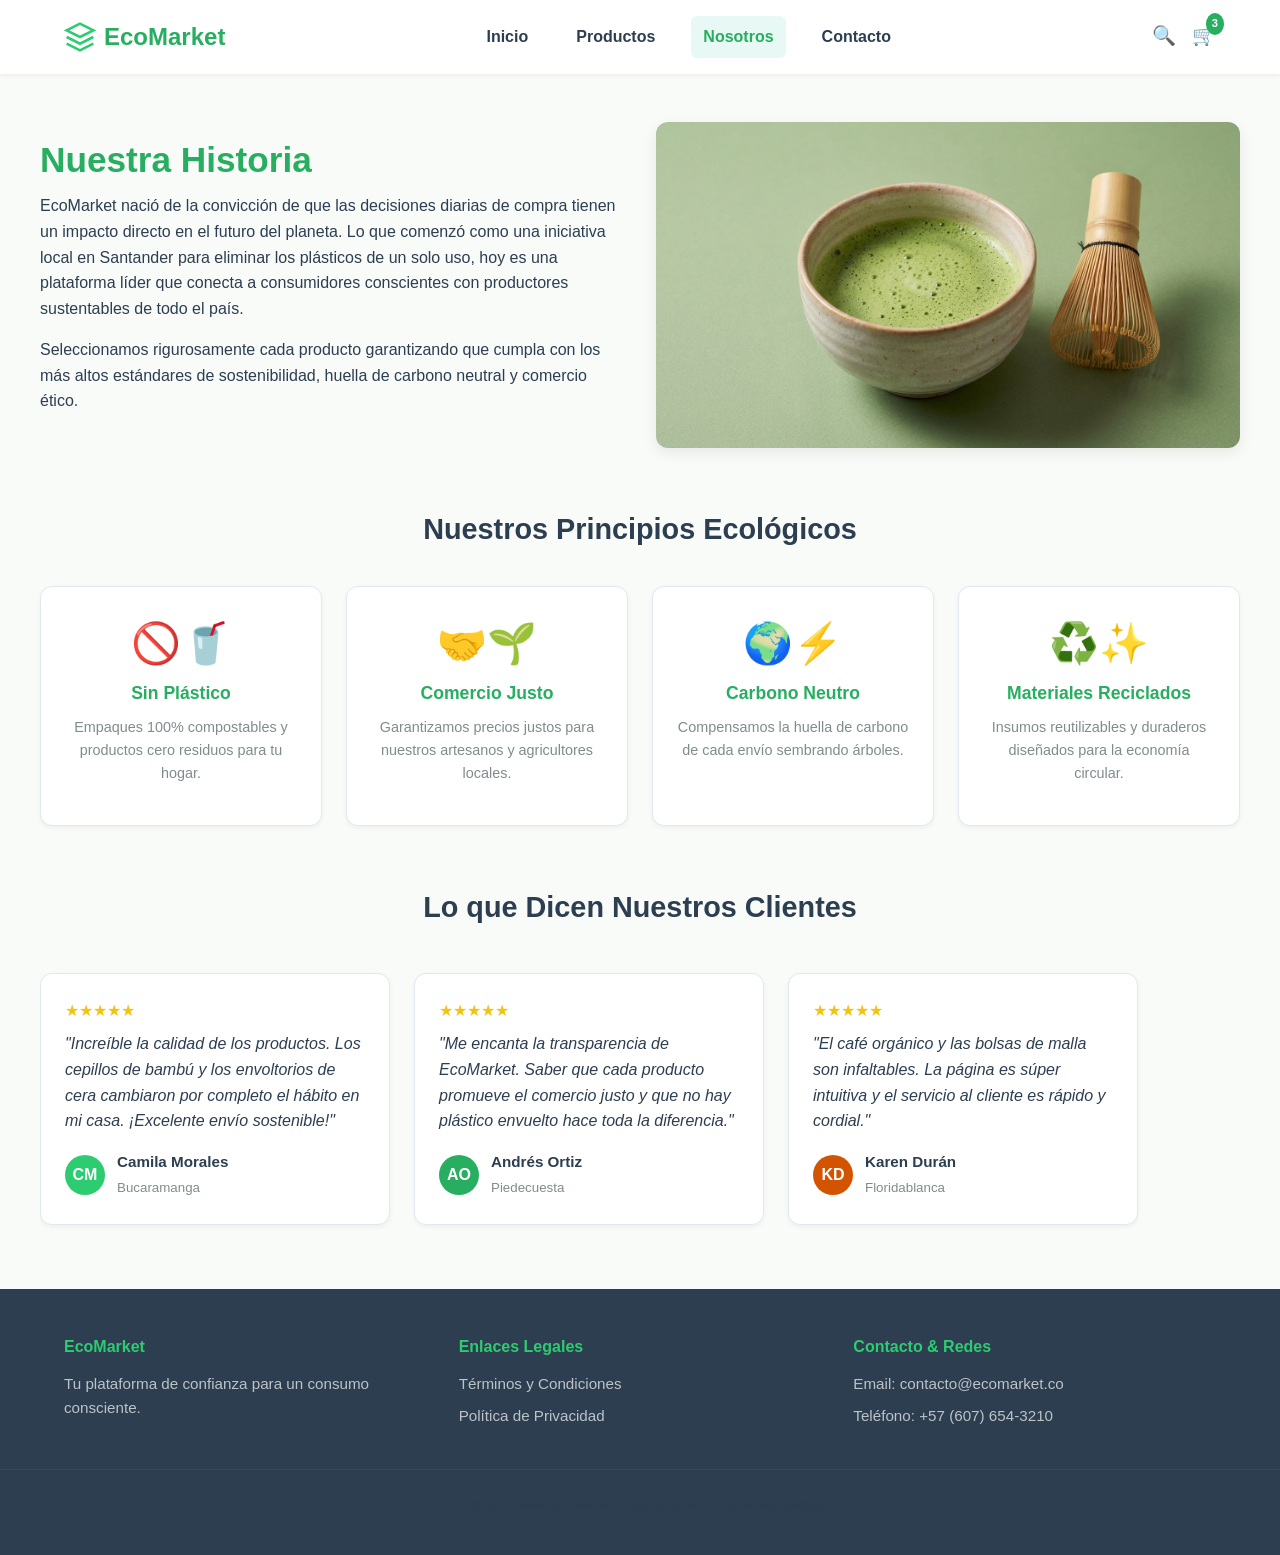
<file: views/sobre-nosotros.html>
<!DOCTYPE html>
<html lang="es">
<head>
  <meta charset="UTF-8">
  <meta name="viewport" content="width=device-width, initial-scale=1.0">
  <title>Sobre Nosotros - EcoMarket</title>
  <link rel="stylesheet" href="../css/main.css">
  <link rel="stylesheet" href="../css/layout.css">
  <link rel="stylesheet" href="../css/components.css">
  <link rel="stylesheet" href="../css/animations.css">
</head>
<body>

  <!-- Encabezado / Header -->
  <header class="site-header">
    <div class="header-container container">
      <a href="../index.html" class="logo">
        <svg class="logo-icon" viewBox="0 0 24 24" fill="none" stroke="#2ecc71" stroke-width="2">
          <path d="M12 2L2 7l10 5 10-5-10-5zM2 17l10 5 10-5M2 12l10 5 10-5"/>
        </svg>
        <span>EcoMarket</span>
      </a>

      <input type="checkbox" id="menu-toggle" class="menu-toggle">
      <label for="menu-toggle" class="hamburger">&#9776;</label>

      <nav class="nav-menu">
        <a href="../index.html" class="nav-link">Inicio</a>
        <a href="productos.html" class="nav-link">Productos</a>
        <a href="sobre-nosotros.html" class="nav-link active">Nosotros</a>
        <a href="contacto.html" class="nav-link">Contacto</a>
      </nav>

      <div class="header-actions">
        <a href="productos.html" class="action-btn" title="Buscar">🔍</a>
        <a href="productos.html" class="action-btn" title="Carrito">
          🛒 <span class="badge-count">3</span>
        </a>
      </div>
    </div>
  </header>

  <!-- Contenido Principal -->
  <main class="container section">

    <!-- Sección Historia (Layout Flexbox) -->
    <section style="display: flex; flex-wrap: wrap; gap: 2rem; align-items: center; margin-bottom: 4rem;">
      <div style="flex: 1 1 400px;">
        <h2 style="color: var(--primary-dark); font-size: 2.2rem;">Nuestra Historia</h2>
        <p>EcoMarket nació de la convicción de que las decisiones diarias de compra tienen un impacto directo en el futuro del planeta. Lo que comenzó como una iniciativa local en Santander para eliminar los plásticos de un solo uso, hoy es una plataforma líder que conecta a consumidores conscientes con productores sustentables de todo el país.</p>
        <p>Seleccionamos rigurosamente cada producto garantizando que cumpla con los más altos estándares de sostenibilidad, huella de carbono neutral y comercio ético.</p>
      </div>
      <div style="flex: 1 1 400px; text-align: center;">
        <img src="../img/products/p17.jpeg" alt="Origen de EcoMarket" style="border-radius: var(--radius-md); box-shadow: var(--shadow-md); width: 100%; max-height: 350px; object-fit: cover;">
      </div>
    </section>

    <!-- Principios Ecológicos -->
    <section style="margin-bottom: 4rem;">
      <h2 style="text-align: center; margin-bottom: 2.5rem;">Nuestros Principios Ecológicos</h2>
      <div style="display: grid; grid-template-columns: repeat(auto-fit, minmax(220px, 1fr)); gap: 1.5rem;">
        
        <div style="background: var(--white); padding: 1.5rem; border-radius: var(--radius-md); text-align: center; border: 1px solid var(--border-color); box-shadow: var(--shadow-sm);">
          <div style="font-size: 2.5rem; margin-bottom: 0.5rem;">🚫🥤</div>
          <h3 style="font-size: 1.1rem; color: var(--primary-dark);">Sin Plástico</h3>
          <p style="font-size: 0.9rem; color: var(--text-muted);">Empaques 100% compostables y productos cero residuos para tu hogar.</p>
        </div>

        <div style="background: var(--white); padding: 1.5rem; border-radius: var(--radius-md); text-align: center; border: 1px solid var(--border-color); box-shadow: var(--shadow-sm);">
          <div style="font-size: 2.5rem; margin-bottom: 0.5rem;">🤝🌱</div>
          <h3 style="font-size: 1.1rem; color: var(--primary-dark);">Comercio Justo</h3>
          <p style="font-size: 0.9rem; color: var(--text-muted);">Garantizamos precios justos para nuestros artesanos y agricultores locales.</p>
        </div>

        <div style="background: var(--white); padding: 1.5rem; border-radius: var(--radius-md); text-align: center; border: 1px solid var(--border-color); box-shadow: var(--shadow-sm);">
          <div style="font-size: 2.5rem; margin-bottom: 0.5rem;">🌍⚡</div>
          <h3 style="font-size: 1.1rem; color: var(--primary-dark);">Carbono Neutro</h3>
          <p style="font-size: 0.9rem; color: var(--text-muted);">Compensamos la huella de carbono de cada envío sembrando árboles.</p>
        </div>

        <div style="background: var(--white); padding: 1.5rem; border-radius: var(--radius-md); text-align: center; border: 1px solid var(--border-color); box-shadow: var(--shadow-sm);">
          <div style="font-size: 2.5rem; margin-bottom: 0.5rem;">♻️✨</div>
          <h3 style="font-size: 1.1rem; color: var(--primary-dark);">Materiales Reciclados</h3>
          <p style="font-size: 0.9rem; color: var(--text-muted);">Insumos reutilizables y duraderos diseñados para la economía circular.</p>
        </div>

      </div>
    </section>

    <!-- Testimonios (Carrusel CSS) -->
    <section>
      <h2 style="text-align: center; margin-bottom: 2rem;">Lo que Dicen Nuestros Clientes</h2>
      
      <div class="testimonial-carousel">
        
        <div class="testimonial-card">
          <div class="stars">★★★★★</div>
          <p style="font-style: italic; margin-bottom: 1rem;">"Increíble la calidad de los productos. Los cepillos de bambú y los envoltorios de cera cambiaron por completo el hábito en mi casa. ¡Excelente envío sostenible!"</p>
          <div style="display: flex; align-items: center; gap: 0.75rem;">
            <div style="width: 40px; height: 40px; background: var(--primary-color); color: var(--white); border-radius: 50%; display: flex; align-items: center; justify-content: center; font-weight: bold;">CM</div>
            <div>
              <strong style="display: block; font-size: 0.95rem;">Camila Morales</strong>
              <small style="color: var(--text-muted);">Bucaramanga</small>
            </div>
          </div>
        </div>

        <div class="testimonial-card">
          <div class="stars">★★★★★</div>
          <p style="font-style: italic; margin-bottom: 1rem;">"Me encanta la transparencia de EcoMarket. Saber que cada producto promueve el comercio justo y que no hay plástico envuelto hace toda la diferencia."</p>
          <div style="display: flex; align-items: center; gap: 0.75rem;">
            <div style="width: 40px; height: 40px; background: var(--primary-dark); color: var(--white); border-radius: 50%; display: flex; align-items: center; justify-content: center; font-weight: bold;">AO</div>
            <div>
              <strong style="display: block; font-size: 0.95rem;">Andrés Ortiz</strong>
              <small style="color: var(--text-muted);">Piedecuesta</small>
            </div>
          </div>
        </div>

        <div class="testimonial-card">
          <div class="stars">★★★★★</div>
          <p style="font-style: italic; margin-bottom: 1rem;">"El café orgánico y las bolsas de malla son infaltables. La página es súper intuitiva y el servicio al cliente es rápido y cordial."</p>
          <div style="display: flex; align-items: center; gap: 0.75rem;">
            <div style="width: 40px; height: 40px; background: var(--accent-earth); color: var(--white); border-radius: 50%; display: flex; align-items: center; justify-content: center; font-weight: bold;">KD</div>
            <div>
              <strong style="display: block; font-size: 0.95rem;">Karen Durán</strong>
              <small style="color: var(--text-muted);">Floridablanca</small>
            </div>
          </div>
        </div>

      </div>
    </section>

  </main>

  <!-- Footer -->
  <footer class="site-footer">
    <div class="container footer-grid">
      <div class="footer-col">
        <h4>EcoMarket</h4>
        <p>Tu plataforma de confianza para un consumo consciente.</p>
      </div>
      <div class="footer-col">
        <h4>Enlaces Legales</h4>
        <ul>
          <li><a href="#">Términos y Condiciones</a></li>
          <li><a href="#">Política de Privacidad</a></li>
        </ul>
      </div>
      <div class="footer-col">
        <h4>Contacto & Redes</h4>
        <p>Email: contacto@ecomarket.co</p>
        <p>Teléfono: +57 (607) 654-3210</p>
      </div>
    </div>
    <div class="footer-bottom">
      <p>&copy; 2026 EcoMarket. Marca comprometida con la sostenibilidad.</p>
    </div>
  </footer>

</body>
</html>
</file>
<file: css/main.css>
/* ==========================================================================
   EcoMarket - main.css
   Reset, Variables Globales y Tipografía (Mobile-First)
   ========================================================================== */

:root {
  /* Paleta de Colores Naturales y Sostenibles */
  --primary-color: #2ecc71;
  --primary-dark: #27ae60;
  --primary-light: #e8f8f5;
  --accent-earth: #d35400;
  --bg-beige: #f5f5dc;
  --bg-light: #f9fbf9;
  --text-dark: #2c3e50;
  --text-muted: #7f8c8d;
  --white: #ffffff;
  --border-color: #e2e8f0;
  --danger-color: #e74c3c;
  --success-color: #2ecc71;

  /* Elevaciones y Sombras */
  --shadow-sm: 0 2px 5px rgba(0,0,0,0.05);
  --shadow-md: 0 5px 15px rgba(0,0,0,0.08);
  --shadow-lg: 0 10px 25px rgba(46, 204, 113, 0.15);

  /* Transiciones */
  --transition-fast: all 0.2s ease;
  --transition-normal: all 0.3s ease;

  /* Bordes */
  --radius-sm: 6px;
  --radius-md: 12px;
  --radius-lg: 20px;
}

/* Reset Universal */
*, *::before, *::after {
  box-sizing: border-box;
  margin: 0;
  padding: 0;
}

html {
  font-size: 16px;
  scroll-behavior: smooth;
}

body {
  font-family: 'Segoe UI', Roboto, Helvetica, Arial, sans-serif;
  background-color: var(--bg-light);
  color: var(--text-dark);
  line-height: 1.6;
  display: flex;
  flex-direction: column;
  min-height: 100vh;
}

a {
  color: inherit;
  text-decoration: none;
}

img {
  max-width: 100%;
  height: auto;
  display: block;
}

ul, ol {
  list-style: none;
}


h1, h2, h3, h4, h5, h6 {
  color: var(--text-dark);
  font-weight: 700;
  line-height: 1.2;
  margin-bottom: 0.75rem;
}

h1 { font-size: 2.2rem; }
h2 { font-size: 1.8rem; }
h3 { font-size: 1.4rem; }
p { margin-bottom: 1rem; color: var(--text-dark); }


.flash-sale-banner {
  background: radial-gradient(circle at 80% 20%, #2ce19f 0%, #b8e86a 40%, #269c30 100%);
  border-radius: 16px;
  padding: 2.5rem 3rem;
  margin: 2rem auto;
  max-width: 1100px;
  display: flex;
  justify-content: space-between;
  align-items: center;
  gap: 2rem;
  box-shadow: 0 10px 25px rgba(46, 125, 50, 0.1);
  position: relative;
  overflow: hidden;
}


.flash-sale-info {
  display: flex;
  flex-direction: column;
  align-items: flex-start;  
  max-width: 480px;
}

.flash-sale-badge {
  background-color: #f789af;
  color: #c2185b;
  font-size: 0.75rem;
  font-weight: 700;
  padding: 0.3rem 0.8rem;
  border-radius: 12px;
  letter-spacing: 1px;
  margin-bottom: 0.8rem;
  display: inline-block;
}

.flash-sale-title {
  font-family: 'Georgia', serif;
  font-size: 2.5rem;
  font-weight: 700;
  color: #0f172a;
  line-height: 1.1;
  margin-bottom: 1rem;
}

.flash-sale-description {
  color: #334155;
  font-size: 0.95rem;
  line-height: 1.4;
}


.flash-sale-action {
  display: flex;
  flex-direction: column;
  align-items: flex-center;
  gap: 1.5rem;
}


.timer-container {
  display: flex;
  align-items: center;
  gap: 0.6rem;
}

.timer-block {
  display: flex;
  flex-direction: column;
  align-items: center;
  gap: 0.4rem;
}


.timer-box {
  background-color: #ffffff;
  width: 65px;
  height: 60px;
  border-radius: 14px;
  box-shadow: 0 6px 15px rgba(0, 0, 0, 0.08);
  
 
  display: flex;
  justify-content: center;
  align-items: center;

  font-size: 1.5rem;
  font-weight: 800;
  color: #1e293b;
}

.timer-label {
  font-size: 0.65rem;
  font-weight: 700;
  color: #64748b;
  letter-spacing: 0.5px;
}

.timer-separator {
  font-size: 1.4rem;
  font-weight: 700;
  color: #94a3b8;
  margin-bottom: 1.2rem;
}


.flash-sale-btn {
  background-color: #0f172a;
  color: #ffffff;
  text-decoration: none;
  font-size: 0.9rem;
  font-weight: 600;
  padding: 0.85rem 1.8rem;
  border-radius: 10px;
  display: inline-flex;
  justify-content: center;
  align-items: center;
  gap: 0.5rem;
  box-shadow: 0 4px 12px rgba(15, 23, 42, 0.2);
  transition: all 0.3s ease;
}

.flash-sale-btn:hover {
  background-color: #1e293b;
  transform: translateY(-2px);
  box-shadow: 0 6px 18px rgba(15, 23, 42, 0.3);
}


@media (max-width: 768px) {
  .flash-sale-banner {
    flex-direction: column;
    text-align: center;
    padding: 2rem 1.5rem;
  }

  .flash-sale-info {
    align-items: center;
  }

  .flash-sale-title {
    font-size: 2rem;
  }
}
</file>
<file: css/layout.css>
/* ==========================================================================
   EcoMarket - layout.css
   Header, Footer, Contenedores y Sistema de Grid Responsivo
   ========================================================================== */

.container {
  width: 100%;
  max-width: 1200px;
  margin: 0 auto;
  padding: 0 1.5rem;
}

.section {
  padding: 3rem 0;
}

/* Header y Navegación */
.site-header {
  background-color: var(--white);
  box-shadow: var(--shadow-sm);
  position: sticky;
  top: 0;
  z-index: 1000;
}

.header-container {
  display: flex;
  align-items: center;
  justify-content: space-between;
  padding: 1rem 1.5rem;
}

.logo {
  display: flex;
  align-items: center;
  gap: 0.5rem;
  font-size: 1.5rem;
  font-weight: 800;
  color: var(--primary-dark);
}

.logo-icon {
  width: 32px;
  height: 32px;
}

.nav-menu {
  display: flex;
  gap: 1.5rem;
  align-items: center;
}

.nav-link {
  font-weight: 600;
  color: var(--text-dark);
  padding: 0.5rem 0.75rem;
  border-radius: var(--radius-sm);
  transition: var(--transition-fast);
}

.nav-link:hover,
.nav-link.active {
  color: var(--primary-dark);
  background-color: var(--primary-light);
}

.header-actions {
  display: flex;
  align-items: center;
  gap: 1rem;
}

.action-btn {
  background: none;
  border: none;
  cursor: pointer;
  position: relative;
  font-size: 1.2rem;
  color: var(--text-dark);
}

.badge-count {
  position: absolute;
  top: -8px;
  right: -8px;
  background-color: var(--primary-dark);
  color: var(--white);
  font-size: 0.7rem;
  font-weight: bold;
  padding: 2px 6px;
  border-radius: 50%;
}

/* Toggle Menu para Mobile (Sin JS - Checkbox Hack) */
.menu-toggle {
  display: none;
}

.hamburger {
  display: none;
  font-size: 1.8rem;
  cursor: pointer;
  color: var(--text-dark);
}

/* Banner Hero */
.hero {
  background: linear-gradient(135deg, rgba(245,245,220,0.8), rgba(232,248,245,0.9)),
              url('../img/hero/hero-bg.svg') center/cover no-repeat;
  padding: 5rem 1.5rem;
  text-align: center;
  border-radius: 0 0 var(--radius-lg) var(--radius-lg);
}

.hero-content {
  max-width: 700px;
  margin: 0 auto;
}

.hero-title {
  font-size: 2.8rem;
  color: var(--primary-dark);
  margin-bottom: 1rem;
}

.hero-subtitle {
  font-size: 1.2rem;
  color: var(--text-muted);
  margin-bottom: 2rem;
}

/* Grids Responsivos */
.products-grid {
  display: grid;
  grid-template-columns: 1fr;
  gap: 2rem;
}

/* Layout del Catálogo (Sidebar + Grid) */
.catalog-layout {
  display: grid;
  grid-template-columns: 1fr;
  gap: 2rem;
}

.sticky-sidebar {
  background: var(--white);
  padding: 1.5rem;
  border-radius: var(--radius-md);
  box-shadow: var(--shadow-sm);
  height: fit-content;
}

/* Footer */
.site-footer {
  background-color: var(--text-dark);
  color: var(--white);
  margin-top: auto;
  padding: 3rem 0 1.5rem;
}

.footer-grid {
  display: grid;
  grid-template-columns: 1fr;
  gap: 2rem;
  margin-bottom: 2rem;
}

.footer-col h4 {
  color: var(--primary-color);
  margin-bottom: 1rem;
}

.footer-col p, .footer-col li {
  color: #bdc3c7;
  font-size: 0.95rem;
  margin-bottom: 0.5rem;
}

.footer-bottom {
  text-align: center;
  padding-top: 1.5rem;
  border-top: 1px solid #34495e;
  color: #7f8c8d;
  font-size: 0.85rem;
}

/* BREAKPOINTS RESPONSIVOS (Mobile First) */
@media (min-width: 768px) {
  .products-grid {
    grid-template-columns: repeat(2, 1fr);
  }

  .catalog-layout {
    grid-template-columns: 260px 1fr;
  }

  .sticky-sidebar {
    position: sticky;
    top: 90px;
  }

  .footer-grid {
    grid-template-columns: repeat(3, 1fr);
  }

  h1 { font-size: 2.8rem; }
}

@media (min-width: 1024px) {
  .products-grid.grid-4 {
    grid-template-columns: repeat(4, 1fr);
  }

  .products-grid.grid-3 {
    grid-template-columns: repeat(3, 1fr);
  }
}

@media (max-width: 767px) {
  .hamburger {
    display: block;
  }

  .nav-menu {
    position: absolute;
    top: 100%;
    left: 0;
    right: 0;
    background: var(--white);
    flex-direction: column;
    padding: 1.5rem;
    box-shadow: var(--shadow-md);
    display: none;
  }

  .menu-toggle:checked ~ .nav-menu {
    display: flex;
  }
}
</file>
<file: css/components.css>
/* ==========================================================================
   EcoMarket - components.css
   Tarjetas, Botones, Filtros, Barra de Búsqueda, Formularios y Paginación
   ========================================================================== */

/* Tarjeta de Producto */
.product-card {
  background: var(--white);
  border-radius: var(--radius-md);
  overflow: hidden;
  box-shadow: var(--shadow-sm);
  display: flex;
  flex-direction: column;
  position: relative;
  border: 1px solid var(--border-color);
  transition: var(--transition-normal);
}

.product-img-wrap {
  position: relative;
  padding-top: 75%; /* Aspect Ratio 4:3 */
  overflow: hidden;
  background-color: var(--primary-light);
}

.product-img-wrap img {
  position: absolute;
  top: 0;
  left: 0;
  width: 100%;
  height: 100%;
  object-fit: cover;
  transition: var(--transition-normal);
}

.product-info {
  padding: 1.25rem;
  display: flex;
  flex-direction: column;
  flex-grow: 1;
}

.product-title {
  font-size: 1.1rem;
  font-weight: 700;
  margin-bottom: 0.5rem;
}

.product-desc {
  font-size: 0.85rem;
  color: var(--text-muted);
  margin-bottom: 1rem;
  flex-grow: 1;
}

.product-footer {
  display: flex;
  align-items: center;
  justify-content: space-between;
  margin-top: auto;
}

.product-price {
  font-size: 1.25rem;
  font-weight: 800;
  color: var(--primary-dark);
}

/* Badges y Etiquetas */
.badge-tag {
  position: absolute;
  top: 12px;
  left: 12px;
  padding: 4px 10px;
  border-radius: var(--radius-sm);
  font-size: 0.75rem;
  font-weight: 700;
  z-index: 2;
}

.badge-stock {
  background-color: var(--primary-color);
  color: var(--white);
}

.badge-out {
  background-color: var(--danger-color);
  color: var(--white);
}

/* Botones */
.btn {
  display: inline-block;
  padding: 0.6rem 1.2rem;
  border-radius: var(--radius-sm);
  font-weight: 600;
  text-align: center;
  border: none;
  cursor: pointer;
  transition: var(--transition-fast);
}

.btn-primary {
  background-color: var(--primary-color);
  color: var(--white);
}

.btn-primary:hover {
  background-color: var(--primary-dark);
}

.btn-outline {
  border: 2px solid var(--primary-color);
  color: var(--primary-dark);
  background: transparent;
}

.btn-outline:hover {
  background-color: var(--primary-color);
  color: var(--white);
}

/* Botón Favoritos Interactivo (CSS Puro con Checkbox Hack o :active) */
.fav-checkbox {
  display: none;
}

.btn-fav {
  background: var(--white);
  border: 1px solid var(--border-color);
  border-radius: 50%;
  width: 36px;
  height: 36px;
  display: flex;
  align-items: center;
  justify-content: center;
  cursor: pointer;
  font-size: 1.1rem;
  color: #ccc;
  transition: var(--transition-fast);

  /* Evitar selección de texto */
  user-select: none;
  -webkit-user-select: none;
}

.fav-checkbox:checked + .btn-fav,
.btn-fav:active {
  color: #e74c3c;
  border-color: #e74c3c;
  background-color: #fceae8;
}

/* Barra de Búsqueda */
.search-bar {
  display: flex;
  gap: 0.5rem;
  margin-bottom: 2rem;
}

.search-input {
  width: 100%;
  padding: 0.75rem 1rem;
  border: 2px solid var(--border-color);
  border-radius: var(--radius-sm);
  font-size: 1rem;
  outline: none;
  transition: var(--transition-fast);
}

.search-input:focus {
  border-color: var(--primary-color);
}

/* Componente de Filtros */
.filter-group {
  margin-bottom: 1.5rem;
}

.filter-title {
  font-size: 1rem;
  font-weight: 700;
  margin-bottom: 0.75rem;
  border-bottom: 2px solid var(--primary-light);
  padding-bottom: 0.3rem;
}

.filter-list li {
  margin-bottom: 0.5rem;
}

.filter-label {
  display: flex;
  align-items: center;
  gap: 0.5rem;
  font-size: 0.9rem;
  cursor: pointer;
}

.range-slider {
  width: 100%;
  accent-color: var(--primary-color);
}

/* Paginación Visual */
.pagination {
  display: flex;
  justify-content: center;
  gap: 0.5rem;
  margin-top: 3rem;
}

.page-item {
  display: inline-block;
  padding: 0.5rem 0.9rem;
  border: 1px solid var(--border-color);
  border-radius: var(--radius-sm);
  background: var(--white);
  font-weight: 600;
}

.page-item.active,
.page-item:hover {
  background-color: var(--primary-color);
  color: var(--white);
  border-color: var(--primary-color);
}

/* Formulario Inteligente y Validación Visual (:valid / :invalid) */
.form-group {
  margin-bottom: 1.5rem;
}

.form-label {
  display: block;
  font-weight: 600;
  margin-bottom: 0.5rem;
}

.form-input,
.form-textarea {
  width: 100%;
  padding: 0.75rem 1rem;
  border: 2px solid var(--border-color);
  border-radius: var(--radius-sm);
  font-size: 1rem;
  outline: none;
  transition: var(--transition-fast);
  background-color: var(--white);
}

/* Validación con CSS Puro */
.form-input:focus,
.form-textarea:focus {
  border-color: var(--primary-color);
}

/* Borde verde para campos válidos cuando el usuario ha interactuado */
.form-input:not(:placeholder-shown):valid,
.form-textarea:not(:placeholder-shown):valid {
  border-color: var(--success-color);
  background-color: #f2fef6;
}

/* Borde rojo para campos inválidos cuando no están vacíos */
.form-input:not(:placeholder-shown):invalid,
.form-textarea:not(:placeholder-shown):invalid {
  border-color: var(--danger-color);
  background-color: #fdf2f2;
}

/* Carrusel CSS de Testimonios */
.testimonial-carousel {
  display: flex;
  gap: 1.5rem;
  overflow-x: auto;
  scroll-snap-type: x mandatory;
  padding: 1rem 0;
  -webkit-overflow-scrolling: touch;
}

.testimonial-card {
  min-width: 280px;
  max-width: 350px;
  flex: 0 0 100%;
  background: var(--white);
  padding: 1.5rem;
  border-radius: var(--radius-md);
  box-shadow: var(--shadow-sm);
  scroll-snap-align: center;
  border: 1px solid var(--border-color);
}

@media (min-width: 768px) {
  .testimonial-card {
    flex: 0 0 calc(33.333% - 1rem);
  }
}

.client-avatar {
  width: 50px;
  height: 50px;
  border-radius: 50%;
  object-fit: cover;
  margin-bottom: 1rem;
}

.stars {
  color: #f1c40f;
  margin-bottom: 0.5rem;
}
</file>
<file: css/animations.css>
/* ==========================================================================
   EcoMarket - animations.css
   Keyframes, Animaciones y Transiciones de Interactividad
   ========================================================================== */

/* Efecto Hover Elevar Tarjeta (Home y Catálogo) */
.product-card:hover,
.feature-card:hover {
  transform: translateY(-8px);
  box-shadow: var(--shadow-lg);
}

.product-card:hover .product-img-wrap img {
  transform: scale(1.05);
}

/* Animación Scale para Redes Sociales aplicadas dimensiones*/
.social-icon {
  display: inline-flex;
  align-items: center;
  justify-content: center;
  width: 40px;
  height: 40px;
  border-radius: 50%;
  background-color: rgba(255,255,255,0.1);
  color: var(--white);
  transition: transform 0.3s cubic-bezier(0.175, 0.885, 0.32, 1.275), background-color 0.3s ease;
}

.social-icon:hover {
  transform: scale(1.25);
  background-color: var(--primary-color);
}

/* Animación de Hover para Tarjetas de Testimonios */
.testimonial-card {
  transition: transform 0.3s ease, box-shadow 0.3s ease;
}

.testimonial-card:hover {
  transform: translateY(-5px) scale(1.02);
  box-shadow: var(--shadow-md);
}

/* Keyframes de Entrada */
@keyframes fadeIn {
  from {
    opacity: 0;
    transform: translateY(15px);
  }
  to {
    opacity: 1;
    transform: translateY(0);
  }
}

.animate-fade-in {
  animation: fadeIn 0.8s ease forwards;
}
</file>
